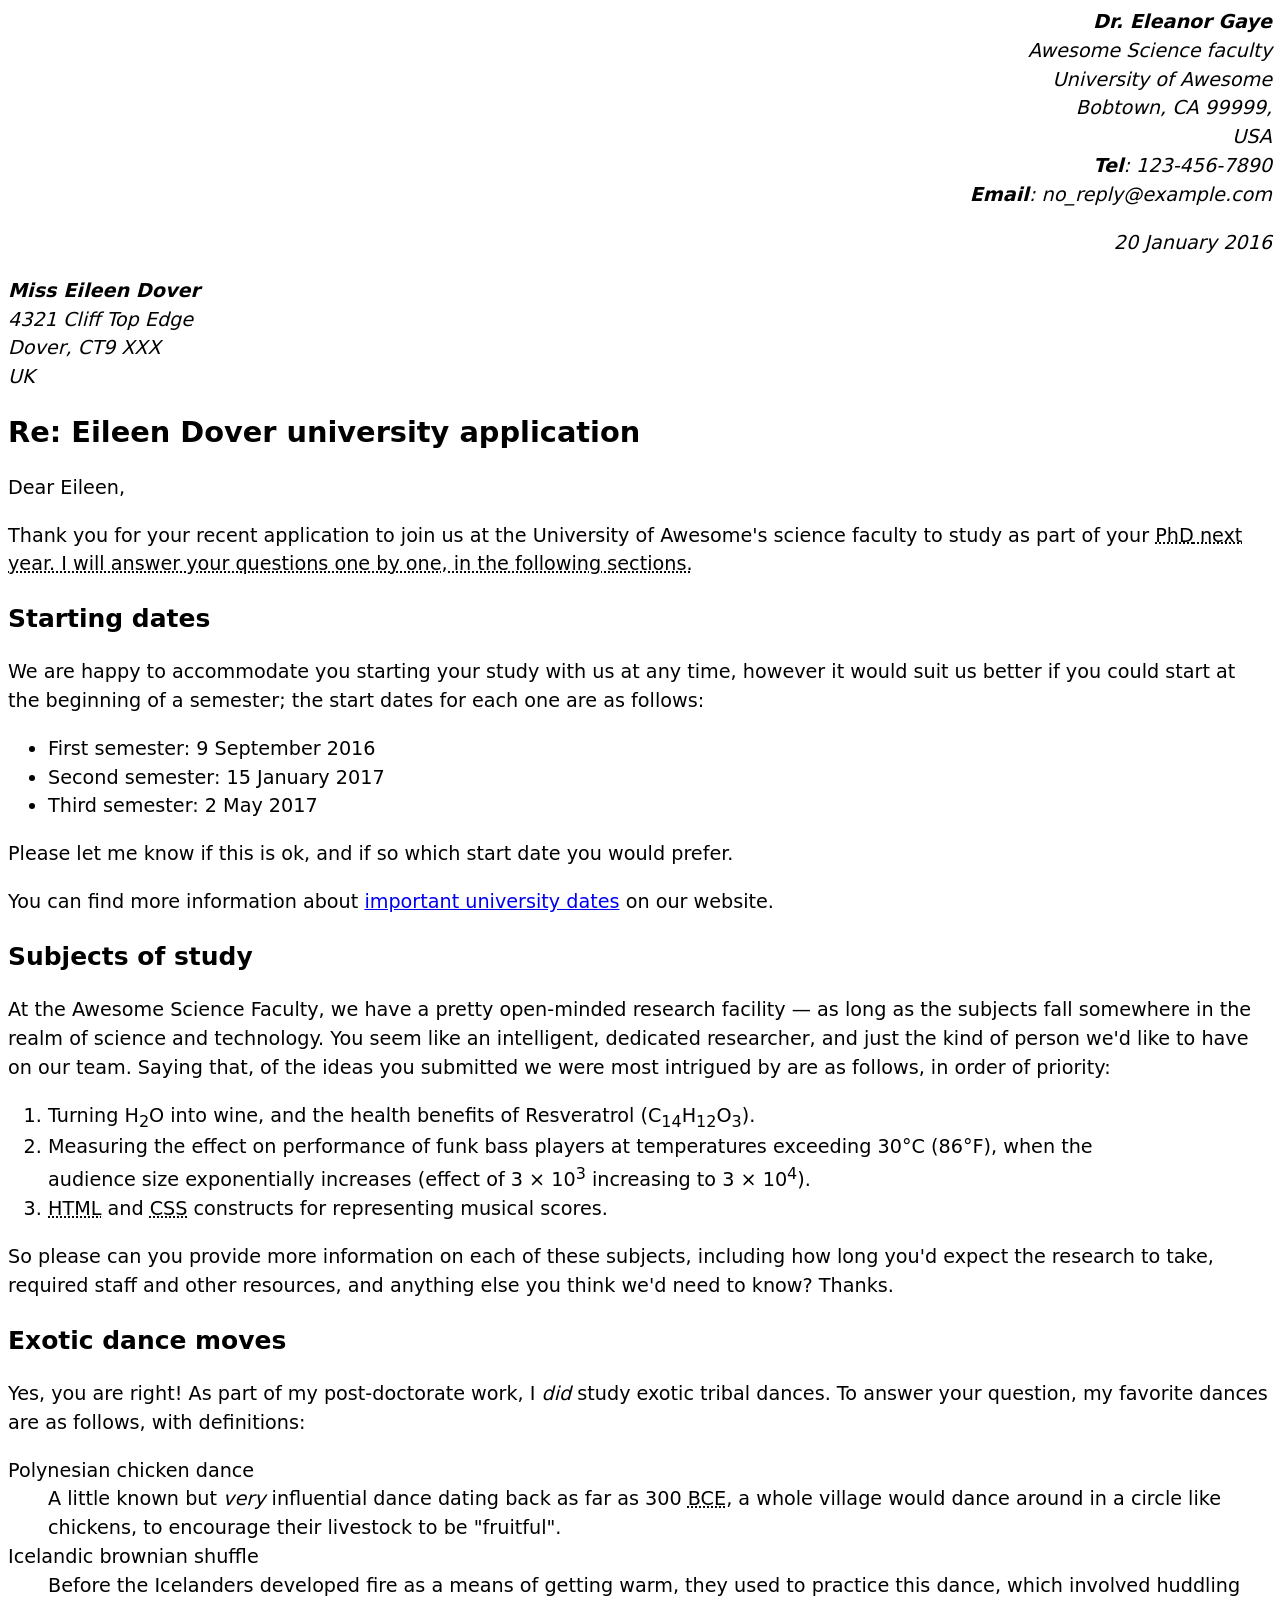
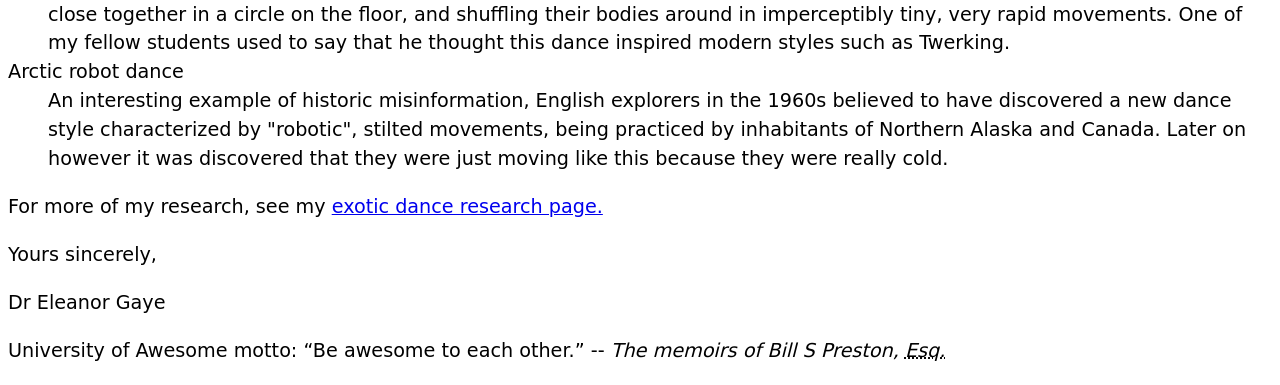
<file: ica/ica3.html>
<!DOCTYPE html>
<html lang="en">
<head>
    <meta charset="UTF-8">
    <meta name="viewport" content="width=device-width, initial-scale=1.0">
    <title>ICA3</title>
    <style>
        body {
            font: 1.2em / 1.5 system-ui;
        }

        .sender-column {
            text-align: right;
        }

        h1 {
            font-size: 1.5em;
        }

        h2 {
            font-size: 1.3em;
        }
    </style>
</head>
<body>
    <address class="sender-column">
        <strong>Dr. Eleanor Gaye</strong><br>
        Awesome Science faculty<br>
        University of Awesome<br>
        Bobtown, CA 99999,<br>
        USA<br>
        <strong>Tel</strong>: 123-456-7890<br>
        <strong>Email</strong>: no_reply@example.com<br>
        <p>
            <time datetime="2016-01-20">20 January 2016</time>
        </p>
    </address>
    <address>
        <strong>Miss Eileen Dover</strong><br>
        4321 Cliff Top Edge<br>
        Dover, CT9 XXX<br>
        UK
    </address>
    <h1>
        Re: Eileen Dover university application
    </h1>
    <p>
        Dear Eileen,
    </p>
    <p>
        Thank you for your recent application to join us at the University of
        Awesome's science faculty to study as part of your
        <abbr title="Doctor of Philosophy">PhD<abbr> next year. I will answer your
        questions one by one, in the following sections.
    </p>
    <h2>
        Starting dates
    </h2>
    <p>
        We are happy to accommodate you starting your study with us at any time,
        however it would suit us better if you could start at the beginning of a
        semester; the start dates for each one are as follows:
    </p>
    <ul>
        <li>First semester: <time datetime="2016-09-09">9 September 2016</time></li>
        <li>Second semester: <time datetime="2017-01-15">15 January 2017</time></li>
        <li>Third semester: <time datetime="2017-05-02">2 May 2017</time></li>
    </ul>
    <p>
        Please let me know if this is ok, and if so which start date you would prefer.
    </p>
    <p>
        You can find more information about <a href="https://example.com">important university dates</a> on our website.
    </p>
    <h2>
        Subjects of study
    </h2>
    <p>
        At the Awesome Science Faculty, we have a pretty open-minded research
        facility — as long as the subjects fall somewhere in the realm of science
        and technology. You seem like an intelligent, dedicated researcher, and
        just the kind of person we'd like to have on our team. Saying that, of the
        ideas you submitted we were most intrigued by are as follows, in order of
        priority:
    </p>
    <ol>
        <li>Turning H<sub>2</sub>O into wine, and the health benefits of Resveratrol (C<sub>14</sub>H<sub>12</sub>O<sub>3</sub>).</li>
        <li>Measuring the effect on performance of funk bass players at temperatures exceeding 30°C (86°F), when the<br>
            audience size exponentially increases (effect of 3 × 10<sup>3</sup> increasing to 3 × 10<sup>4</sup>).</li>
        <li><abbr title="Hypertext Markup Language">HTML</abbr> and <abbr title="Cascading Style Sheets">CSS</abbr> constructs for representing musical scores.
    </ol>
    <p>
        So please can you provide more information on each of these subjects,
        including how long you'd expect the research to take, required staff and
        other resources, and anything else you think we'd need to know? Thanks.
    </p>
    <h2>
    Exotic dance moves
    </h2>
    <p>
        Yes, you are right! As part of my post-doctorate work, I
        <em>did</em> study exotic tribal dances. To answer your question, my
        favorite dances are as follows, with definitions:
    </p>
    <dl>
        <dt>
            Polynesian chicken dance
        </dt>
        <dd>
            A little known but <em>very</em> influential dance dating back as far as
            300 <abbr title="Before Common Era">BCE</abbr>, a whole village would
            dance around in a circle like chickens, to encourage their livestock to
            be "fruitful".
        </dd>
        <dt>
            Icelandic brownian shuffle
        </dt>
        <dd>
            Before the Icelanders developed fire as a means of getting warm, they
            used to practice this dance, which involved huddling close together in a
            circle on the floor, and shuffling their bodies around in imperceptibly
            tiny, very rapid movements. One of my fellow students used to say that
            he thought this dance inspired modern styles such as Twerking.
        </dd>
        <dt>
            Arctic robot dance
        </dt>
        <dd>
            An interesting example of historic misinformation, English explorers in
            the 1960s believed to have discovered a new dance style characterized by
            "robotic", stilted movements, being practiced by inhabitants of Northern
            Alaska and Canada. Later on however it was discovered that they were
            just moving like this because they were really cold.
        </dd>
    </dl>
    <p>
        For more of my research, see my <a href="https://example.com">exotic dance research page.</a>
    </p>
    <p>Yours sincerely,</p>
    <p>Dr Eleanor Gaye</p>
    <p>
        University of Awesome motto: <q>Be awesome to each other.</q> --
        <cite>
            The memoirs of Bill S Preston, <abbr title="Esquire">Esq.</abbr>
        </cite>
    </p>
</body>
</html>
</file>
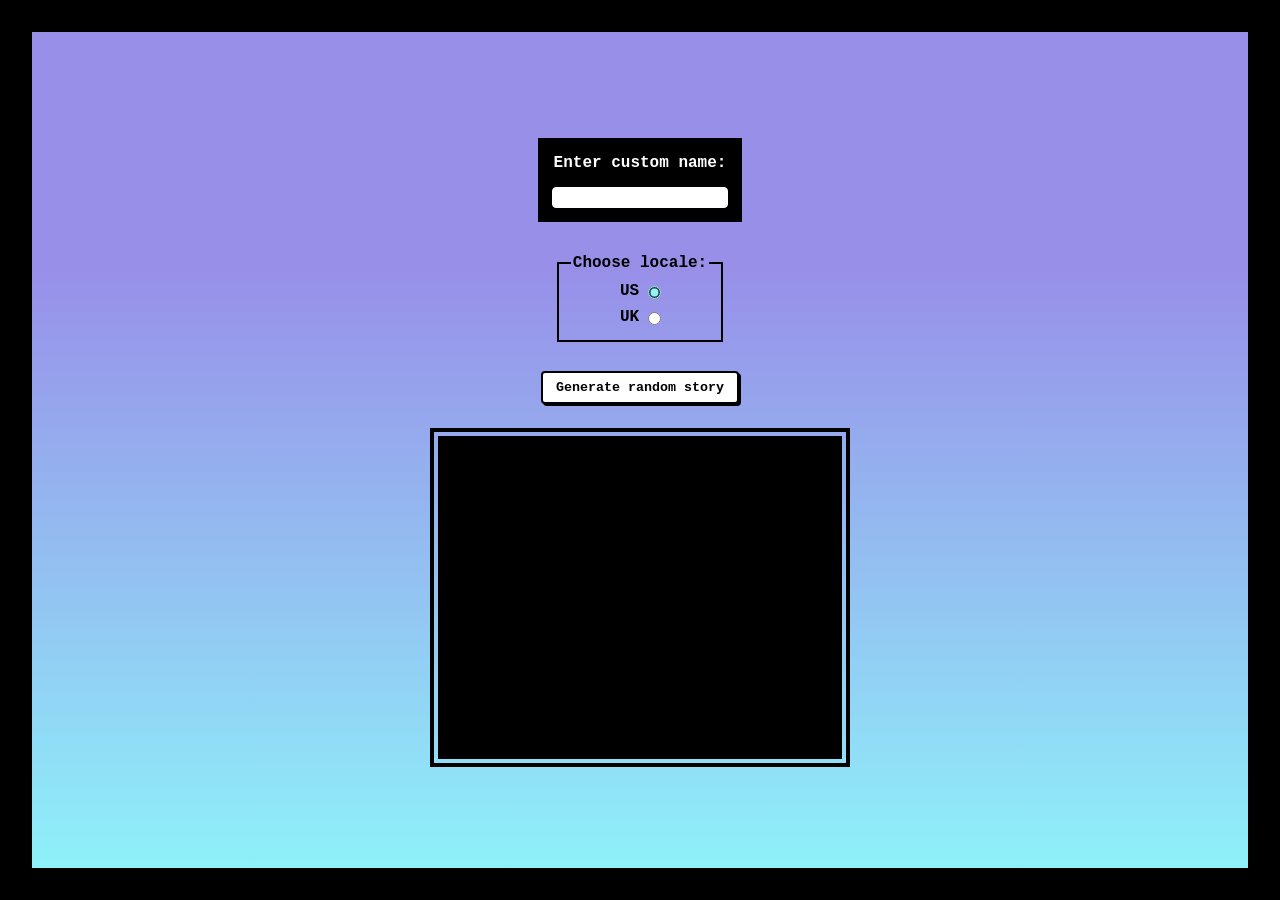
<file: ica/ica11/ica11.html>
<!DOCTYPE html>
<html lang="en">
<head>
    <meta charset="UTF-8">
    <meta name="viewport" content="width=device-width, initial-scale=1.0">
    <title>ICA11: A Silly Story</title>
    <link href="ica11.css" rel="stylesheet">
</head>
<body>
    
    <div>
        <label for="custom-name">Enter custom name:</label>
        <input id="custom-name" type="text" placeholder="" />
    </div>

    <fieldset>
        <legend>Choose locale:</legend>
        
        <label for="us">US</label>
        <input id="us" type="radio" name="uk-us" value="us" checked />
        
        <label for="uk">UK</label>
        <input id="uk" type="radio" name="uk-us" value="uk" />
    </fieldset>
    
    <button class="generate">Generate random story</button>
    
    <p class="story"></p>

    <!-- Thanks a lot to Willy Aguirre for his help with the code for this assessment -->
    <script>
        // Complete variable definitions and random functions

        const customName = document.getElementById("custom-name");
        const generateBtn = document.querySelector(".generate");
        const story = document.querySelector(".story");

        function randomValueFromArray(array) {
            const random = Math.floor(Math.random() * array.length);
            return array[random];
        }

        // Raw text strings
        
        let characters = [
            "Gobblegor the Grand",
            "Tim Ol' Timmy Tim",
            ":3",
            "Illaoi",
            "Doctor Ludvig Maxis",
            "Yharon",
        ]

        let places = [
            "the Below Place",
            "the Crazy Place",
            "The House",
            "the Glowing Mushroom Forest",
            "the Dwellers' Dwelling",
            "Springfield",
        ]
        
        let events = [
            "imploded and became a tiny black hole that then went on to destroy the multiverse",
            "were absorbed by The Summoning Key",
            "got turned their clothes inside out",
            "witnessed horrors within their comprehension",
            "witnessed their comprehension horrors outside",
            "turned into moss",
        ]

        // Partial return random string function

        function returnRandomStoryString() {
            const randomCharacter = randomValueFromArray(characters);
            const randomPlace = randomValueFromArray(places);
            const randomEvent = randomValueFromArray(events);

            let storyText= 
            `It was 121 degrees Fahrenheit outside, so ${randomCharacter} decided to stay in for the day. 
            They wander their house for a bit, then went into the basement for a snack, only to find a portal to ${randomPlace}, they stared in horror for a few moments before walking through.
            What else were they gonna do today? After exploring ${randomPlace} for a bit, they saw some creepy dude, and suddenly they ${randomEvent}. 
            Bob was irrelevent to ${randomCharacter}'s story, but happened to live about 3 blocks from their house.`;

            return storyText;
        }

        // Event listener and partial generate function definition

        generateBtn.addEventListener("click", generateStory);

        function generateStory() {

            let newStory = returnRandomStoryString();

            if (customName.value !== "") {
                const name = customName.value;
                newStory = newStory.replace("Bob", name);
            }

            if (document.getElementById("uk").checked) {
                const weight = Math.round(300/14) + " stone";
                newStory = newStory.replace("300 pounds", weight);
                const temperature = Math.round((121-32)/1.8) + " degrees Celsius";
                newStory = newStory.replace("121 degrees Fahrenheit", temperature);
            }
            
            story.textContent = newStory;
            story.style.visibility = "visible";
        }
    </script>
</body>
</html>
</file>
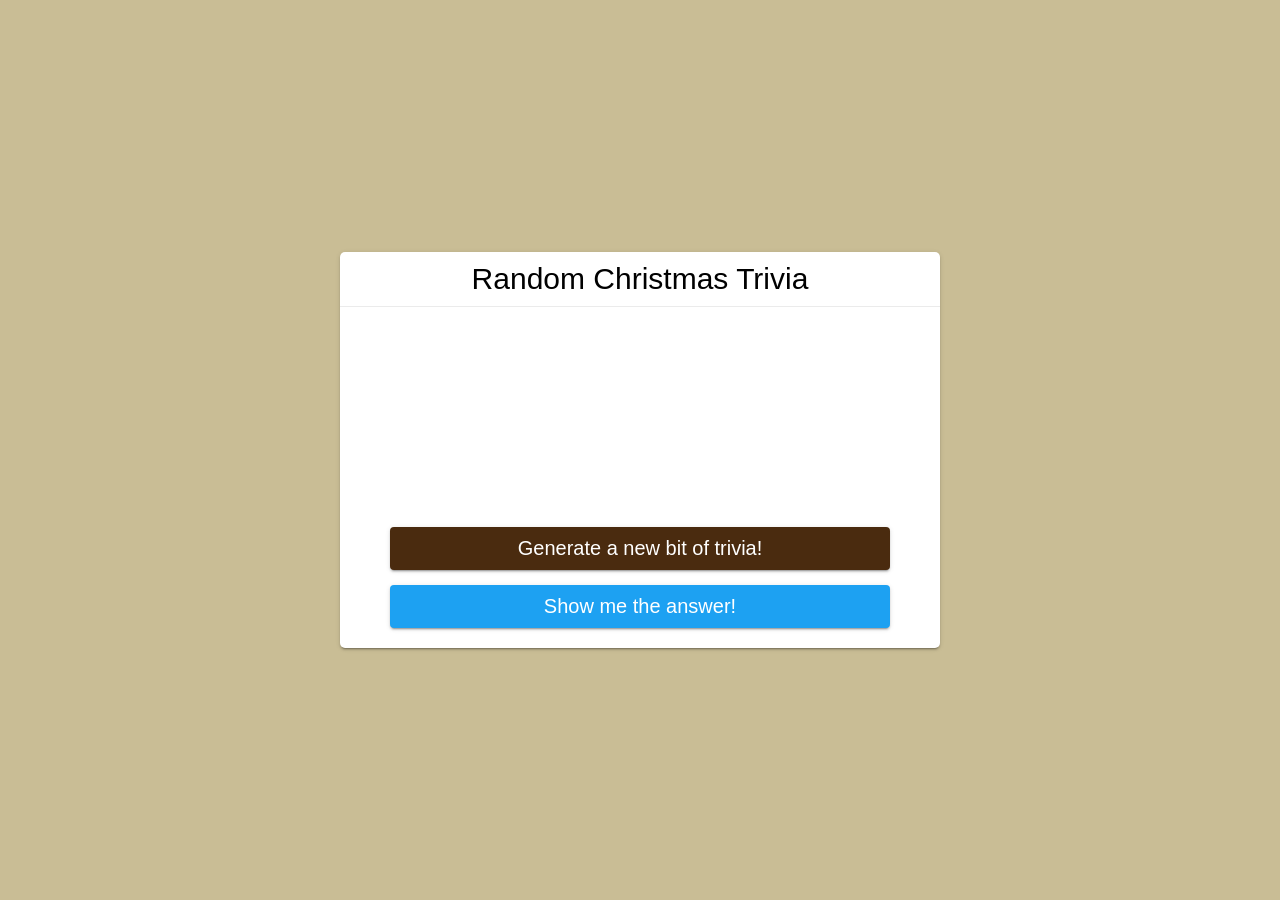
<file: ica/ica12/ica12.html>
<!DOCTYPE html>
<html lang="en">
<head>
    <meta charset="UTF-8">
    <meta http-equiv="X-UA-Compatible" content="IE=edge">
    <meta name="viewport" content="width=device-width, initial-scale=1.0">
    <title>ICA12</title>
    
    <link href="ica12.css" rel="stylesheet">
</head>
<body>
    <div class="app">
        <header>Random Christmas Trivia</header>
        <section class="quotes">
          <div class="quote-text" id="js-quote-text"></div>
          <div class="quote-text" id="js-answer-text"></div>
        </section>
        <section class="controls" >
          <button type="button" id="js-new-quote" class="new-quote button">
            Generate a new bit of trivia!
          </button>
          <button type="button" id="js-tweet" class="twitter button">
            Show me the answer!
          </button>
          <!-- <a class="answer button" id="js-tweet" target="_blank" rel="noreferrer">Show me the answer!</a> -->
        </section>
      </div>
      <script src="ica12.js"></script>
</body>
</html>
</file>
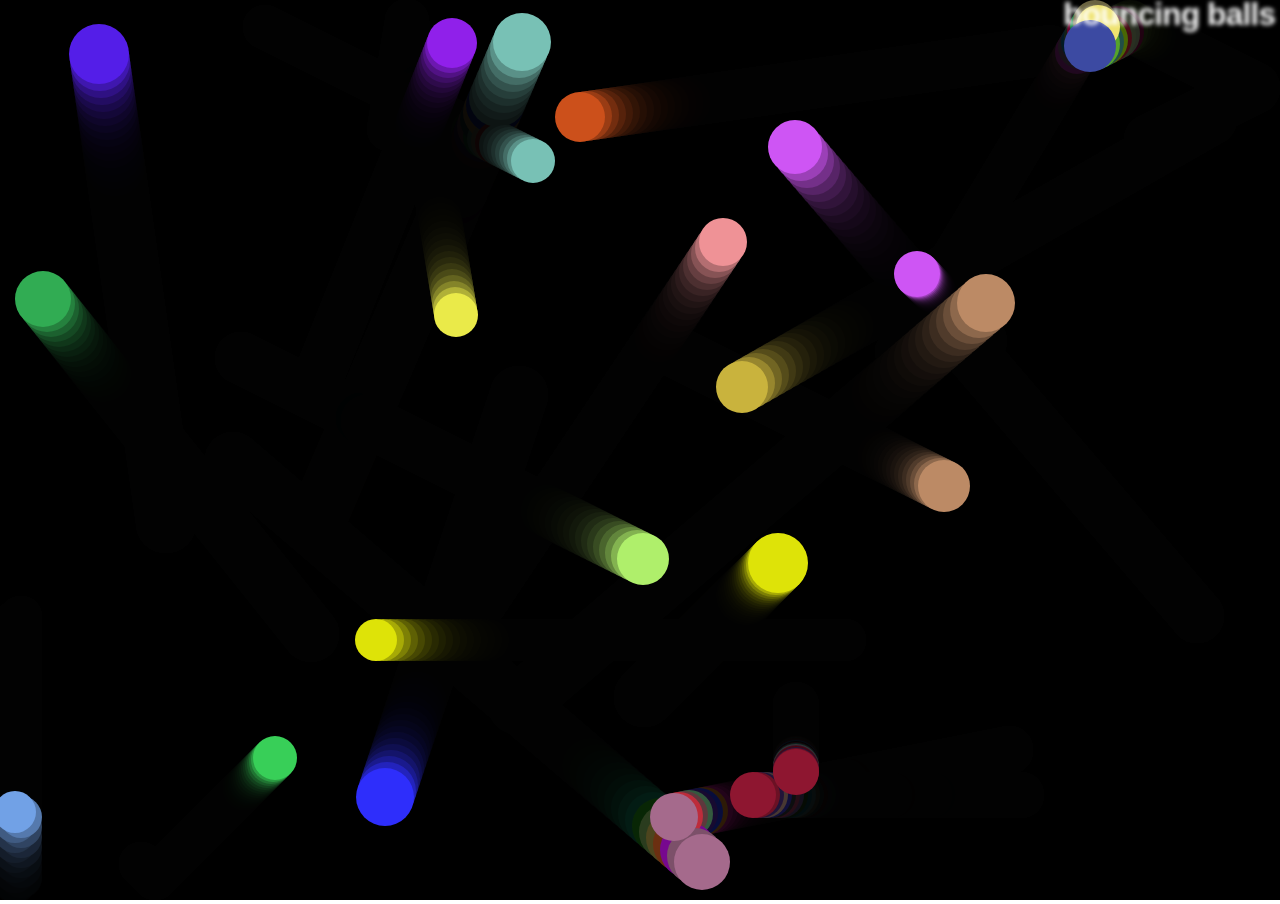
<file: ica/ica13/ica13.html>
<!DOCTYPE html>
<html lang="en-US">
  <head>
    <meta charset="utf-8">
    <meta name="viewport" content="width=device-width">
    <title>ICA13 | Bouncing balls</title>
    <link href="ica13.css" rel="stylesheet">
  </head>

  <body>
    <h1>bouncing balls</h1>
    <canvas></canvas>

    <script src="ica13.js"></script>
  </body>
</html>
</file>
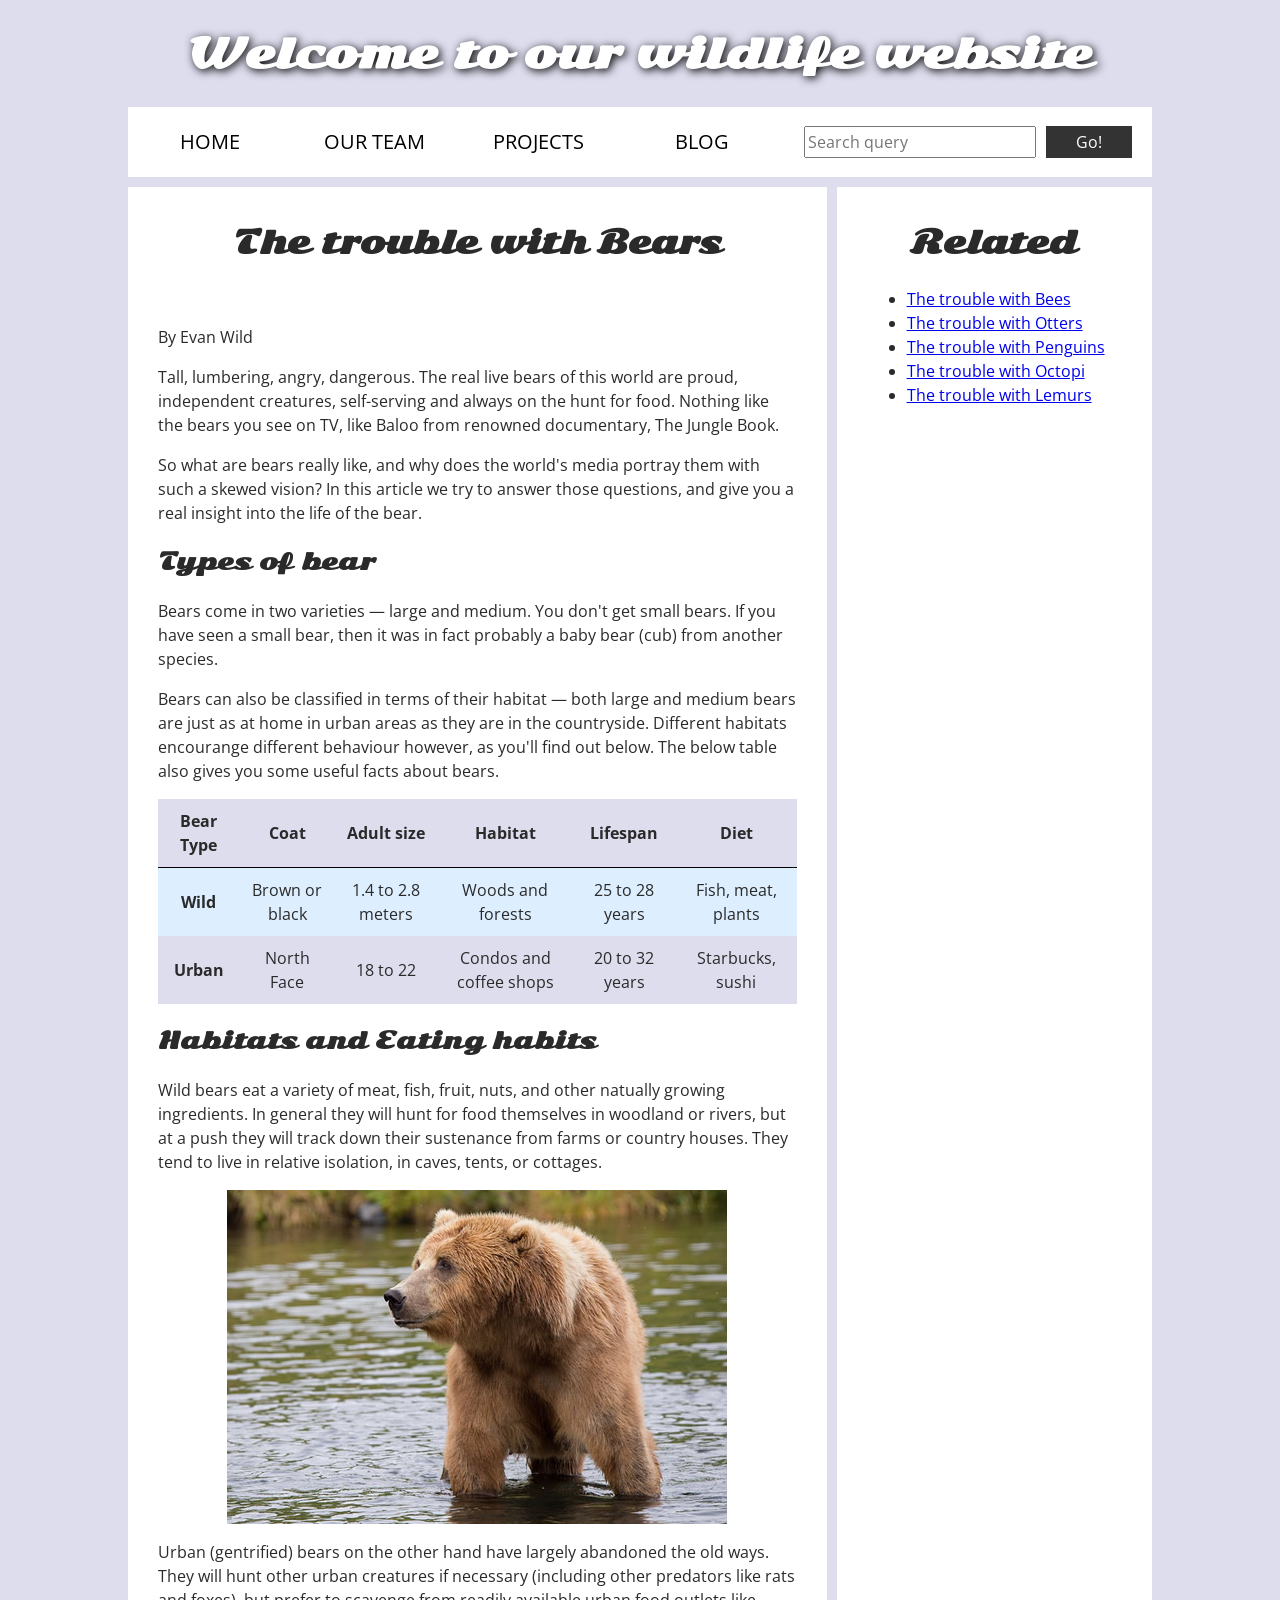
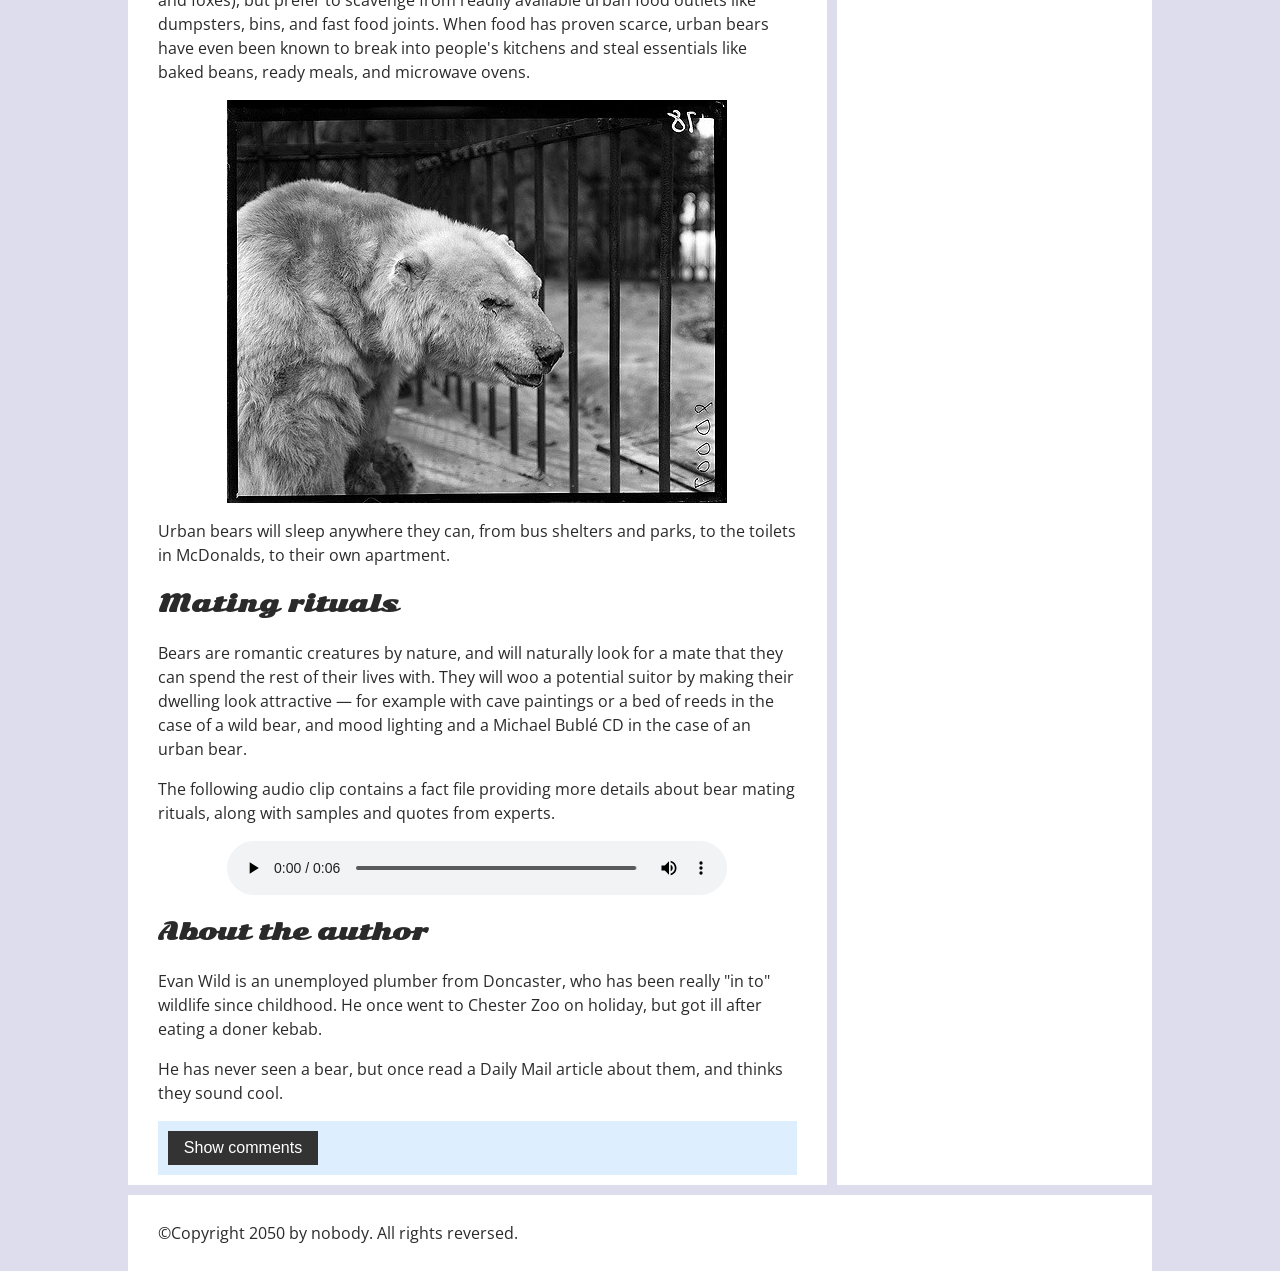
<file: ica/ica5/ica5.html>
<!DOCTYPE html>
<html>
  <head>
    <meta charset="utf-8">

    <title>Accessibility assessment</title>
    <link href="https://fonts.googleapis.com/css?family=Open+Sans+Condensed:300|Sonsie+One" rel="stylesheet" type="text/css">
    <link rel="stylesheet" href="ica5.css">

    <!-- the below three lines are a fix to get HTML5 semantic elements working in old versions of Internet Explorer-->
    <!--[if lt IE 9]>
      <script src="http://html5shiv.googlecode.com/svn/trunk/html5.js"></script>
    <![endif]-->
  </head>

  <body>
    <header>
      <h1>Welcome to our wildlife website</h1>
    </header>

    <nav>
      <ul>
        <li><a href="#">Home</a></li>
        <li><a href="#">Our team</a></li>
        <li><a href="#">Projects</a></li>
        <li><a href="#">Blog</a></li>
      </ul>

      <form class="search">
        <input type="search" name="q" placeholder="Search query" aria-label="Search Bar">
        <input type="submit" value="Go!">
      </form>
    </nav>

    <main>
      <article>
        <h2>The trouble with Bears</h2>
        <br><br>
        <p>By Evan Wild</p>
        <p>
          Tall, lumbering, angry, dangerous. 
          The real live bears of this world are proud, independent creatures, self-serving and always on the hunt for food. 
          Nothing like the bears you see on TV, like Baloo from renowned documentary, The Jungle Book.
        </p>
        <p>
          So what are bears really like, and why does the world's media portray them with such a skewed vision? 
          In this article we try to answer those questions, and give you a real insight into the life of the bear.
        </p>

        <h3>Types of bear</h3>
        <p>
          Bears come in two varieties — large and medium. You don't get small bears. If you have seen a small bear, then it was in fact probably a baby bear (cub) from another species.
        </p>
        <p>
          Bears can also be classified in terms of their habitat — both large and medium bears are just as at home in urban areas as they are in the countryside. Different habitats encourange different behaviour however, as you'll find out below. The below table also gives you some useful facts about bears.
        </p>
        <table>
          <thead>
            <tr>
              <th scope="col">Bear Type</th>
              <th scope="col">Coat</th>
              <th scope="col">Adult size</th>
              <th scope="col">Habitat</th>
              <th scope="col">Lifespan</th>
              <th scope="col">Diet</th>
            </tr>
          </thead>
          <tbody>
            <tr>
              <th scope="row">Wild</th>
              <td>Brown or black</td>
              <td>1.4 to 2.8 meters</td>
              <td>Woods and forests</td>
              <td>25 to 28 years</td>
              <td>Fish, meat, plants</td>
            </tr>
            <tr>
              <th scope="row">Urban</th>
              <td>North Face</td>
              <td>18 to 22</td>
              <td>Condos and coffee shops</td>
              <td>20 to 32 years</td>
              <td>Starbucks, sushi</td>
            </tr>
          </tbody>
        </table>

        <h3>Habitats and Eating habits</h3>
        <p>
        Wild bears eat a variety of meat, fish, fruit, nuts, and other natually growing ingredients. In general they will hunt for food themselves in woodland or rivers, but at a push they will track down their sustenance from farms or country houses. They tend to live in relative isolation, in caves, tents, or cottages.
        </p>
        <img src="media/wild-bear.jpg" alt="Wild Brown Bear standing in river">
        <p>
        Urban (gentrified) bears on the other hand have largely abandoned the old ways. They will hunt other urban creatures if necessary (including other predators like rats and foxes), but prefer to scavenge from readily available urban food outlets like dumpsters, bins, and fast food joints. When food has proven scarce, urban bears have even been known to break into people's kitchens and steal essentials like baked beans, ready meals, and microwave ovens.
        </p>
        <img src="media/urban-bear.jpg" alt="Black and White photo of caged Bear">
        <p>
        Urban bears will sleep anywhere they can, from bus shelters and parks, to the toilets in McDonalds, to their own apartment.
        </p>
        <h3>Mating rituals</h3>
        <p>
        Bears are romantic creatures by nature, and will naturally look for a mate that they can spend the rest of their lives with. They will woo a potential suitor by making their dwelling look attractive — for example with cave paintings or a bed of reeds in the case of a wild bear, and mood lighting and a Michael Bublé CD in the case of an urban bear.
        </p>
        <p>
        The following audio clip contains a fact file providing more details about bear mating rituals, along with samples and quotes from experts.
        </p>
        <audio controls>
          <source src="media/bear.mp3" type="audio/mp3">
          <source src="media/bear.ogg" type="audio/ogg">
          <p>It looks like your browser doesn't support HTML5 audio players.</p>
        </audio>

        <aside>
          <h3>About the author</h3>
          <p>
            Evan Wild is an unemployed plumber from Doncaster, who has been really "in to" wildlife since childhood. He once went to Chester Zoo on holiday, but got ill after eating a doner kebab.
          </p>
          <p>
            He has never seen a bear, but once read a Daily Mail article about them, and thinks they sound cool.
          </p>
        </aside>
        <section class="comments">
          <button class="show-hide">Show comments</button>

          <div class="comment-wrapper">

            <h2>Add comment</h2>

            <form class="comment-form">
              <div class="flex-pair">
                <label for="name">Your name:</label>
                <input type="text" name="name" id="name" placeholder="Enter your name">
              </div>
              <div class="flex-pair">
                <label for="comment">Your comment:</label>
                <input type="text" name="comment" id="comment" placeholder="Enter your comment">
              </div>
              <div>
                <input type="submit" value="Submit comment">
              </div>
            </form>

            <h2>Comments</h2>

            <ul class="comment-container">
              <li>
                <p>Bob Fossil</p>
                <p>Oh I am so glad you taught me all about the big brown angry guys in the woods. With their sniffing little noses and their bad attitudes, they can sure be a menace — I was thinking of putting them all in a truck and driving them outta here. I run a zoo, you know.</p>
              </li>
            </ul>
          </div>
        </section>
      </article>

      <div class="secondary">
        <h2>Related</h2>

        <ul>
          <li><a href="#">The trouble with Bees</a></li>
          <li><a href="#">The trouble with Otters</a></li>
          <li><a href="#">The trouble with Penguins</a></li>
          <li><a href="#">The trouble with Octopi</a></li>
          <li><a href="#">The trouble with Lemurs</a></li>
        </ul>
      </div>
    </main>

    <footer>
      <p>©Copyright 2050 by nobody. All rights reversed.</p>
    </footer>

    <script src="main.js"></script>

  </body>
</html>
</file>
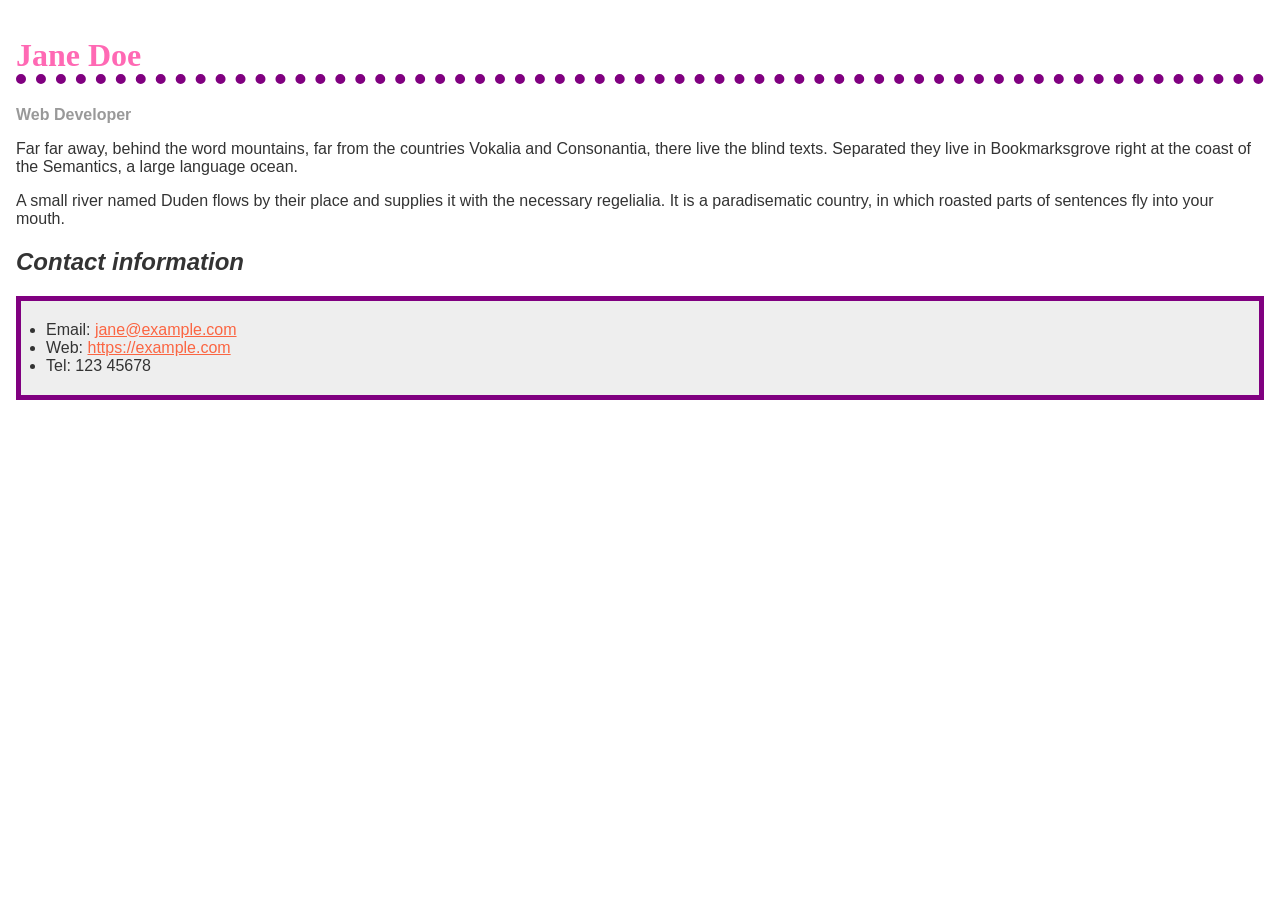
<file: ica/ica7/ica7.html>
<!doctype html>
<html lang="en">
  <head>
    <meta charset="utf-8" />
    <meta name="viewport" content="width=device-width" />
    <title>Formatting a biography</title>
    <link href="ica7.css" rel="stylesheet">
  </head>
  <body>
    <h1>Jane Doe</h1>
    <div class="job-title">Web Developer</div>
    <p>
      Far far away, behind the word mountains, far from the countries Vokalia
      and Consonantia, there live the blind texts. Separated they live in
      Bookmarksgrove right at the coast of the Semantics, a large language
      ocean.
    </p>

    <p>
      A small river named Duden flows by their place and supplies it with the
      necessary regelialia. It is a paradisematic country, in which roasted
      parts of sentences fly into your mouth.
    </p>

    <h2>Contact information</h2>
    <ul>
      <li>
        Email:
        <a href="mailto:jane@example.com">jane@example.com</a>
      </li>
      <li>
        Web:
        <a href="https://example.com">https://example.com</a>
      </li>
      <li>Tel: 123 45678</li>
    </ul>
  </body>
</html>
</file>
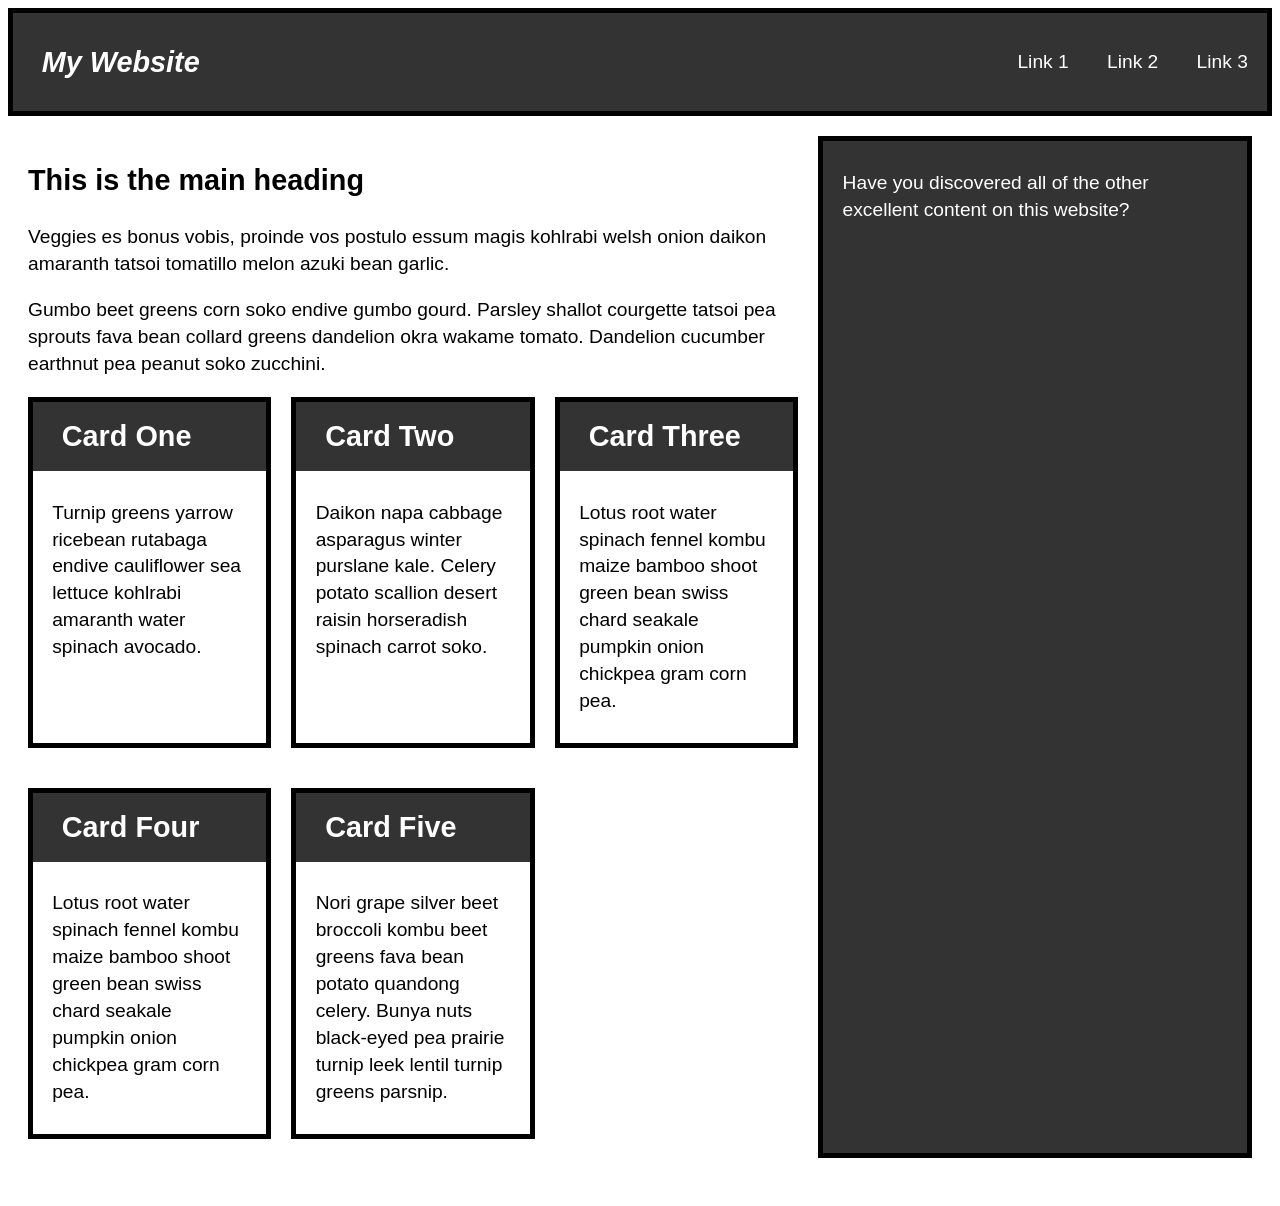
<file: ica/ica8/responsive.html>
<!doctype html>
<html lang="en">
  <head>
    <meta charset="utf-8" />
    <meta name="viewport" content="width=device-width" />
    <title>ICA8 | Responsive Design Test</title>
    <style>
      * {
        box-sizing: border-box;
      }

      html {
        font:
          1.2em/1.4 Arial,
          Helvetica,
          sans-serif;
      }

      body {
        padding: 0 0 1em;
      }

      header {
        background-color: #333;
        color: #fff;
        border: 5px solid #000;
      }

      header ul {
        list-style: none;
        margin: 0;
        padding: 0;
      }

      header a {
        color: #fff;
        text-decoration: none;
        display: block;
        padding: 0.5em 1em;
        border-top: 1px solid #999;
      }

      header .title {
        font-size: 150%;
        font-style: italic;
        font-weight: bold;
        padding: 1em;
      }

      main {
        padding: 0 1em;
      }

      .cards {
        list-style: none;
        margin: 0;
        padding: 0;
      }

      .cards li {
        border: 5px solid #000;
        margin-bottom: 1em;
      }

      .cards h2 {
        background-color: #333;
        color: #fff;
        margin: 0;
        padding: 0.5em 1em;
      }

      .cards .inner {
        padding: 0.5em 1em;
      }

      .sidebar {
        background-color: #333;
        border: 5px solid #000;
        padding: 0.5em 1em;
        color: #fff;
      }

      @media screen and (min-width: 600px){
        header {
            display: flex;
            justify-content: space-between;
        }
        header nav {
            align-content: center;
        }
        header ul {
            display: flex;
        }
        header a { 
            border-top: none;
        }
        main {
            padding: 20px;
            display: flex;
            gap: 20px;
        }
        article {
            flex: 2;
        }
        .sidebar {
            flex: 1;
        }
        .cards {
            display: grid;
            grid-template-columns: 1fr 1fr 1fr;
            gap: 20px;
        }
      }
    </style>
  </head>

  <body>
    <header>
      <div class="title">My Website</div>
      <nav>
        <ul>
          <li>
            <a href="">Link 1</a>
          </li>
          <li>
            <a href="">Link 2</a>
          </li>
          <li>
            <a href="">Link 3</a>
          </li>
        </ul>
      </nav>
    </header>

    <main>
      <article>
        <h1>This is the main heading</h1>
        <p>
          Veggies es bonus vobis, proinde vos postulo essum magis kohlrabi welsh
          onion daikon amaranth tatsoi tomatillo melon azuki bean garlic.
        </p>

        <p>
          Gumbo beet greens corn soko endive gumbo gourd. Parsley shallot
          courgette tatsoi pea sprouts fava bean collard greens dandelion okra
          wakame tomato. Dandelion cucumber earthnut pea peanut soko zucchini.
        </p>

        <ul class="cards">
          <li>
            <h2>Card One</h2>
            <div class="inner">
              <p>
                Turnip greens yarrow ricebean rutabaga endive cauliflower sea
                lettuce kohlrabi amaranth water spinach avocado.
              </p>
            </div>
          </li>
          <li>
            <h2>Card Two</h2>
            <div class="inner">
              <p>
                Daikon napa cabbage asparagus winter purslane kale. Celery
                potato scallion desert raisin horseradish spinach carrot soko.
              </p>
            </div>
          </li>
          <li>
            <h2>Card Three</h2>
            <div class="inner">
              <p>
                Lotus root water spinach fennel kombu maize bamboo shoot green
                bean swiss chard seakale pumpkin onion chickpea gram corn pea.
              </p>
            </div>
          </li>
          <li>
            <h2>Card Four</h2>
            <div class="inner">
              <p>
                Lotus root water spinach fennel kombu maize bamboo shoot green
                bean swiss chard seakale pumpkin onion chickpea gram corn pea.
              </p>
            </div>
          </li>
          <li>
            <h2>Card Five</h2>
            <div class="inner">
              <p>
                Nori grape silver beet broccoli kombu beet greens fava bean
                potato quandong celery. Bunya nuts black-eyed pea prairie turnip
                leek lentil turnip greens parsnip.
              </p>
            </div>
          </li>
        </ul>
      </article>
      <aside class="sidebar">
        <p>
          Have you discovered all of the other excellent content on this
          website?
        </p>
      </aside>
    </main>
  </body>
</html>
</file>
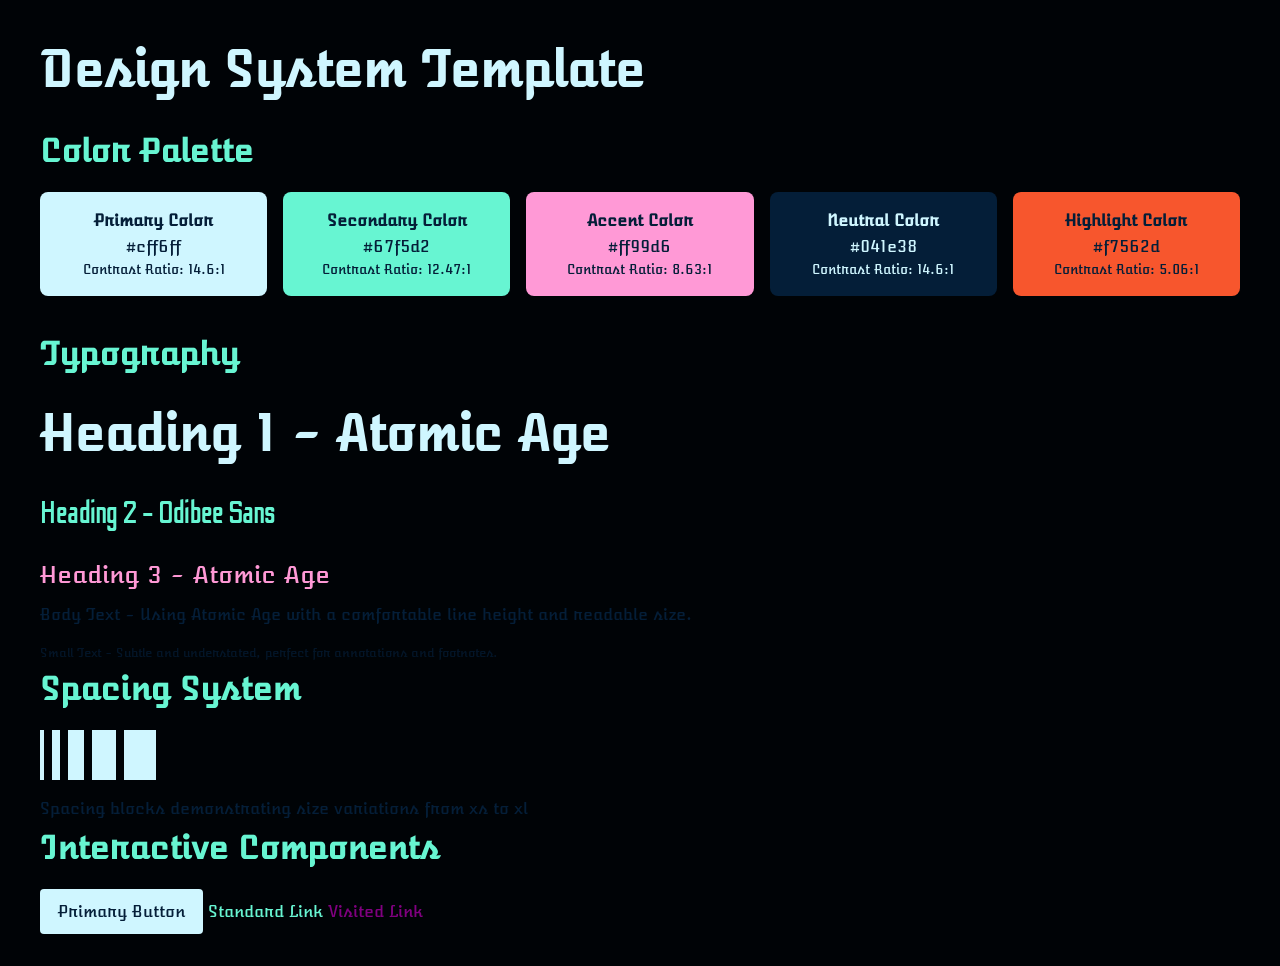
<file: wa/wa14/wa14.html>
<!DOCTYPE html>
<html lang="en">
<head>
    <meta charset="UTF-8">
    <meta name="viewport" content="width=device-width, initial-scale=1.0">
    <title>Design System Template</title>
    <style>
        @import url('https://fonts.googleapis.com/css2?family=Atomic+Age&family=Odibee+Sans&display=swap');
        /* CSS Reset and Base Styles */
        :root {
            /* Color Palette - 5 Core Colors */
            --color-primary: #cff6ff;     /* Pale Sky - Main Brand Color */
            --color-secondary: #67f5d2;   /* Seafoam - Complementary Action Color */
            --color-accent: #ff99d6;      /* Blush - Highlight */
            --color-neutral: #041e38;     /* Deep Navy - Neutral Text and Background */
            --color-highlight: #f7562d;   /* Bold Red Orange - Accent / Attention Color */
            
            /* Derived Colors for Flexibility */
            --color-background: color-mix(in srgb, var(--color-neutral) 10%, black);
            --color-text-dark: var(--color-neutral);
            --color-text-light: var(--color-primary);

            /* Typography */
            --font-primary: 'Atomic Age', sans-serif;
            --font-secondary: 'Odibee Sans', monospace;

            /* Spacing System */
            --spacing-xs: 0.25rem;
            --spacing-sm: 0.5rem;
            --spacing-md: 1rem;
            --spacing-lg: 1.5rem;
            --spacing-xl: 2rem;

            /* Border Radius */
            --radius-sm: 4px;
            --radius-md: 8px;
            --radius-lg: 12px;
        }

        * {
            margin: 0;
            padding: 0;
            box-sizing: border-box;
        }

        body {
            font-family: var(--font-primary);
            line-height: 1.6;
            background-color: var(--color-background);
            color: var(--color-text-dark);
            padding: var(--spacing-xl);
        }

        .container {
            max-width: 1200px;
            margin: 0 auto;
        }

        /* Typography Styles */
        h1 {
            font-size: 3rem;
            font-weight: 700;
            margin-bottom: var(--spacing-md);
            color: var(--color-primary);
        }

        h2 {
            font-size: 2rem;
            font-weight: 600;
            margin-bottom: var(--spacing-md);
            color: var(--color-secondary);
        }

        h3 {
            font-size: 1.5rem;
            font-weight: 500;
            margin-bottom: var(--spacing-sm);
            color: var(--color-accent);
        }

        .body-text {
            font-size: 1rem;
            margin-bottom: var(--spacing-md);
        }

        .small-text {
            font-size: 0.75rem;
            color: color-mix(in srgb, var(--color-text-dark) 70%, transparent);
        }

        /* Color Palette Section */
        .color-palette {
            display: grid;
            grid-template-columns: repeat(auto-fit, minmax(200px, 1fr));
            gap: var(--spacing-md);
            margin-bottom: var(--spacing-xl);
        }

        .color-swatch {
            padding: var(--spacing-md);
            border-radius: var(--radius-md);
            display: flex;
            flex-direction: column;
            align-items: center;
            justify-content: center;
            text-align: center;
        }

        /* Component Styles */
        .button {
            display: inline-block;
            padding: var(--spacing-sm) var(--spacing-md);
            background-color: var(--color-primary);
            color: var(--color-text-dark);
            text-decoration: none;
            border-radius: var(--radius-sm);
            transition: background-color 0.3s ease, transform 0.2s;
            border: 2px solid transparent;
        }

        .button:hover {
            background-color: var(--color-secondary);
            border-color: var(--color-highlight);
            transform: scale(1.05);
        }

        .button:active {
            transform: scale(0.95);
            background-color: var(--color-secondary);
        }

        .link {
            color: var(--color-secondary);
            text-decoration: none;
            transition: color 0.3s ease, text-decoration-color 0.3s;
        }

        .link:hover {
            color: var(--color-highlight);
            text-decoration: underline;
            text-decoration-color: var(--color-highlight);
        }

        .link:visited {
            color: var(--color-neutral);
        }

        .link:visited:hover {
            color: var(--color-highlight);
        }

        /* Spacing Demonstration */
        .spacing-demo {
            display: flex;
            align-items: center;
            gap: var(--spacing-sm);
            margin-bottom: var(--spacing-md);
        }

        .spacing-block {
            background-color: var(--color-primary);
            height: 50px;
        }
    </style>
    <link href="https://fonts.googleapis.com/css2?family=Space+Grotesk:wght@400;500;600;700&family=Roboto+Mono:wght@400;500&display=swap" rel="stylesheet">
</head>
<body>
    <div class="container">
        <h1>Design System Template</h1>

        <section>
            <h2>Color Palette</h2>
            <div class="color-palette">
                <div class="color-swatch" style="background-color: var(--color-primary); color: var(--color-text-dark);">
                    <strong>Primary Color</strong>
                    <p>#cff6ff</p>
                    <small>Contrast Ratio: 14.6:1</small>
                </div>
                <div class="color-swatch" style="background-color: var(--color-secondary); color: var(--color-text-dark);">
                    <strong>Secondary Color</strong>
                    <p>#67f5d2</p>
                    <small>Contrast Ratio: 12.47:1</small>
                </div>
                <div class="color-swatch" style="background-color: var(--color-accent); color: var(--color-text-dark);">
                    <strong>Accent Color</strong>
                    <p>#ff99d6</p>
                    <small>Contrast Ratio: 8.63:1</small>
                </div>
                <div class="color-swatch" style="background-color: var(--color-neutral); color: var(--color-text-light);">
                    <strong>Neutral Color</strong>
                    <p>#041e38</p>
                    <small>Contrast Ratio: 14.6:1</small>
                </div>
                <div class="color-swatch" style="background-color: var(--color-highlight); color: var(--color-text-dark);">
                    <strong>Highlight Color</strong>
                    <p>#f7562d</p>
                    <small>Contrast Ratio: 5.06:1</small>
                </div>
            </div>
        </section>

        <section>
            <h2>Typography</h2>
            <h1>Heading 1 - Atomic Age</h1>
            <h2 style="font-family: Odibee Sans; font-weight: 100;";>Heading 2 - Odibee Sans</h2>
            <h3>Heading 3 - Atomic Age</h3>
            <p class="body-text">Body Text - Using Atomic Age with a comfortable line height and readable size.</p>
            <p class="small-text">Small Text - Subtle and understated, perfect for annotations and footnotes.</p>
        </section>

        <section>
            <h2>Spacing System</h2>
            <div class="spacing-demo">
                <div class="spacing-block" style="width: var(--spacing-xs)"></div>
                <div class="spacing-block" style="width: var(--spacing-sm)"></div>
                <div class="spacing-block" style="width: var(--spacing-md)"></div>
                <div class="spacing-block" style="width: var(--spacing-lg)"></div>
                <div class="spacing-block" style="width: var(--spacing-xl)"></div>
            </div>
            <p>Spacing blocks demonstrating size variations from xs to xl</p>
        </section>

        <section>
            <h2>Interactive Components</h2>
            <a href="#" class="button">Primary Button</a>
            <a href="#" class="link">Standard Link</a>
            <a href="#" class="link" style="color: purple;">Visited Link</a>
        </section>
    </div>
</body>
</html>
</file>
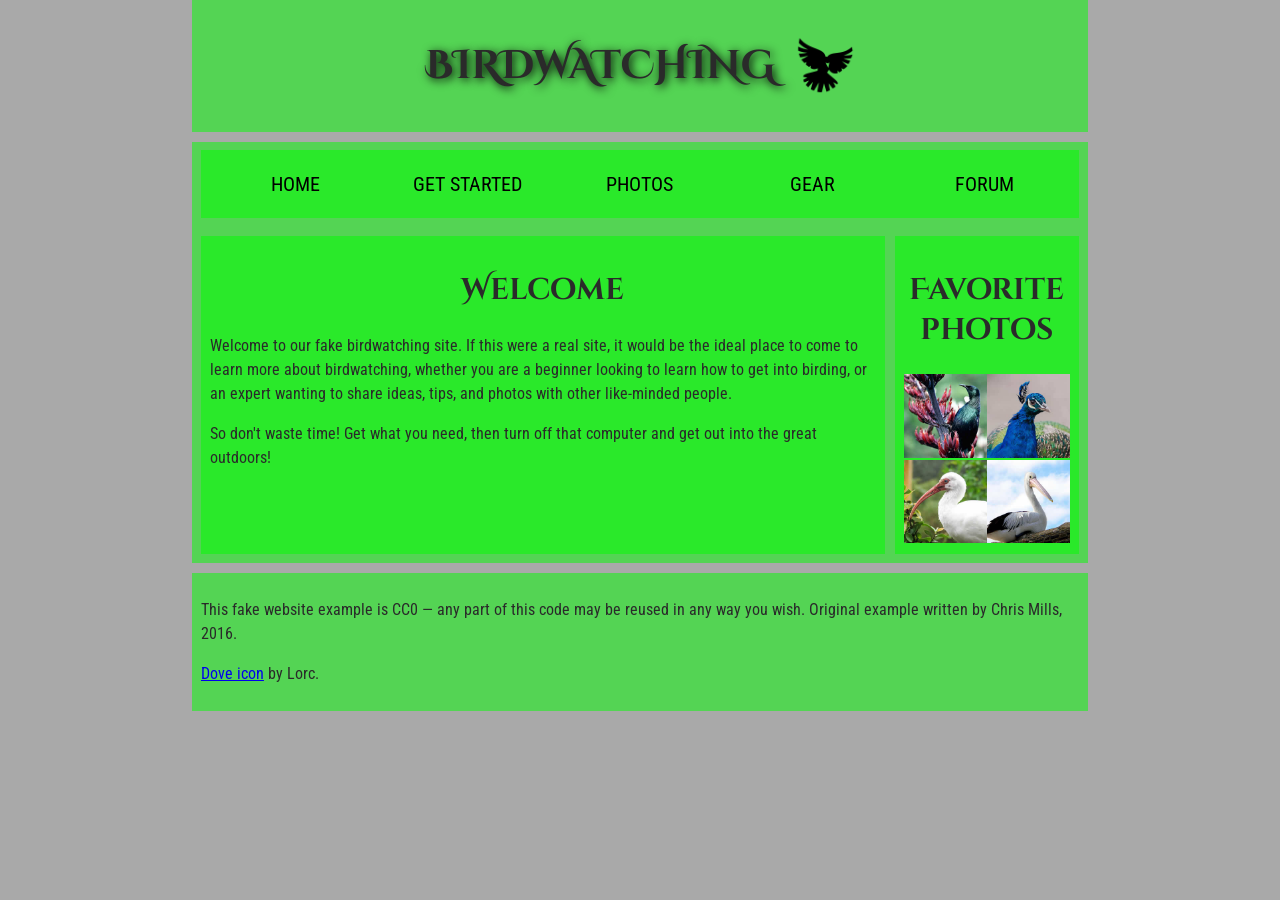
<file: wa/wa4/wa4.html>
<!doctype html>
<html lang="en">
  <head>
    <meta charset="utf-8" />
    <title>Birdwatching</title>
    <link
      href="https://fonts.googleapis.com/css?family=Roboto+Condensed:300%7CCinzel+Decorative:700"
      rel="stylesheet" />
    <link rel="stylesheet" href="wa4.css">
  </head>

  <body>
    <header>
        <h1>Birdwatching<img src="assets/dove.png" alt="logo"></h1>
    </header>
    <section>
        <nav>
            <ul>
                <li><a href="https://www.youtube.com/watch">Home</a></li>
                <li><a href="https://www.youtube.com/watch">Get started</a></li>
                <li><a href="https://www.youtube.com/watch">Photos</a></li>
                <li><a href="https://www.youtube.com/watch">Gear</a></li>
                <li><a href="https://www.youtube.com/watch">Forum</a></li>
            </ul>
        </nav>
    </section>
    <main>
        <article>
            <h2>Welcome</h2>

            <p>
                Welcome to our fake birdwatching site. If this were a real site, it
                would be the ideal place to come to learn more about birdwatching,
                whether you are a beginner looking to learn how to get into birding, or
                an expert wanting to share ideas, tips, and photos with other
                like-minded people.
            </p>

            <p>
                So don't waste time! Get what you need, then turn off that computer and
                get out into the great outdoors!
            </p>
        </article>
        <aside>
            <h2>Favorite photos</h2>
                
            <a href="assets/favorite-bird-1.jpg" target="_blank"><img src="assets/favorite-bird-1_th.jpg" alt="Fave Bird 1"></a>
            <a href="assets/favorite-bird-2.jpg" target="_blank"><img src="assets/favorite-bird-2_th.jpg" alt="Fave Bird 2"></a>
            <a href="assets/favorite-bird-3.jpg" target="_blank"><img src="assets/favorite-bird-3_th.jpg" alt="Fave Bird 3"></a>
            <a href="assets/favorite-bird-4.jpg" target="_blank"><img src="assets/favorite-bird-4_th.jpg" alt="Fave Bird 4"></a>
        </aside>
    </main>
    <footer>
        <p>
            This fake website example is CC0 — any part of this code may be reused
            in any way you wish. Original example written by Chris Mills, 2016.
        </p>

        <p>
            <a href="http://game-icons.net/lorc/originals/dove.html">Dove icon</a>
            by Lorc.
        </p>
    </footer>
  </body>
</html>
</file>
<file: ica/ica11/ica11.css>
html {
    height: 100%;
}
body {
    font-family: 'Courier New', Courier, monospace;
    font-weight: bold;
    background-image: linear-gradient(to bottom, rgb(152, 143, 233) 30%, rgb(142, 246, 250));
    display: flex;
    flex-direction: column;
    justify-content: center;
    align-content: flex-start;
    background-repeat: no-repeat;
    border: 2em solid black;
    box-sizing: border-box;
    height: 100vh;
    margin: 0;
    background-attachment: fixed;
}

div {
    display: flex;
    flex-direction: column;
    justify-content: center;
    margin: 1em;
    max-width: 30%;
    align-self: center;
    background-color: black;
    color: white;
    padding: 0.5em;
    top: auto;
}

div label {
    margin: 0.5em;
}

div input {
    font-family: 'Courier New', Courier, monospace;
    text-align: center;
    font-weight: bold;
    border: 1px solid white;
    border-radius: 4px;
    padding: 2px;
    margin: 0.5em;
}

div input:focus {
    outline: 2px solid rgb(142, 246, 250);
    outline-offset: 2px;
}

fieldset {
    display: grid;
    align-self: center;
    grid-template-columns: auto auto;
    justify-content: center;
    margin: 1em;
    width: fit-content;
    border-color: black;
    border-style: solid;
}

fieldset input:checked {
   accent-color: rgb(142, 246, 250);
}

fieldset input:hover {
   cursor: pointer;
}

label {
    margin: 0.25em;
}

.generate {
    background-color: white;
    font-family: 'Courier New', Courier, monospace;
    font-weight: bold;
    
    padding: 0.5em 1em;
    border: 2px solid black;
    border-radius: 4px;
    box-shadow: 2px 2px;
    margin: 1em;
    
    max-width: 30%;
    align-self: center;
}

.generate:hover {
    background-color: rgb(142, 246, 250);
    cursor:pointer;
}

.generate:active {
    transform: translate(2px, 2px);
    box-shadow: none;
}

.story {
    background-color: black;
    
    color: white;
    font-size: larger;
    font-weight: normal;
    font-family: Georgia, 'Times New Roman', Times, serif;
    line-height: 1.5em;
    
    padding: 1em;
    outline: 4px solid black;
    outline-offset: 4px;
    
    width: 30%;
    height: 34%;
    align-self: center;
}
</file>
<file: ica/ica12/ica12.css>
html {
    box-sizing: border-box;
  }
  
  *,
  *::before,
  *::after {
    box-sizing: inherit;
    margin: 0;
    padding: 0;
  }
  
  body {
    font-family: -apple-system, BlinkMacSystemFont, "Segoe UI", Roboto, Oxygen-Sans, Ubuntu, Cantarell, "Helvetica Neue", sans-serif;
    background-color: #c9bd95;
  }
  
  .app {
    position: absolute;
    top: 50%;
    left: 50%;
    transform: translate(-50%, -50%);
    width: 600px;
    background-color: white;
    border-radius: 5px;
    box-shadow: 0 2px 2px 0 rgba(0,0,0,.14), 0 3px 1px -2px rgba(0,0,0,.2), 0 1px 5px 0 rgba(0,0,0,.12);
  }
  
  header {
    width: 100%;
    font-size: 30px;
    text-align: center;
    padding: 10px;
    border-bottom: 1px solid #ebebeb;
  }
  
  .quotes {
    padding: 20px 50px;
    min-height: 200px;
  }
  
  .quote-text {
    padding-bottom: 20px;
    font-size: 25px;
    color: black;
  }
  
  .controls {
    width: 100%;
    padding: 20px 50px;
  }
  
  .button {
    display: block;
    color: white;
    border-radius: 4px;
    border: none;
    padding: 10px 20px;
    cursor: pointer;
    text-align: center;
    width: 100%;
    font-size: 20px;
    box-shadow: 0 2px 2px 0 rgba(0,0,0,.14), 0 3px 1px -2px rgba(0,0,0,.2), 0 1px 5px 0 rgba(0,0,0,.12);
  }
  
  .twitter {
    background-color: #1da1f2;
    text-decoration: none;
  }
  
  .twitter:hover {
    background-color: #1e7fbb;
  }
  
  .new-quote {
    background-color: #4A2B0F;
    margin-bottom: 15px;
  }
  
  .new-quote:hover {
    background-color: #6d3b0e;
  }
  
  .new-quote:disabled {
    background-color: #cccccc;
    color: #666666;
    cursor: not-allowed;
  }
  
  @media screen and (max-width: 600px) {
    .app {
      width: 100%;
    }
    .quote-text {
      font-size: 18px;
    }
  }
</file>
<file: ica/ica13/ica13.css>
html, body {
  margin: 0;
}

html {
  font-family: 'Helvetica Neue', Helvetica, Arial, sans-serif;
  height: 100%;
}

body {
  overflow: hidden;
  height: inherit;
}

h1 {
  font-size: 2rem;
  letter-spacing: -1px;
  position: absolute;
  margin: 0;
  top: -4px;
  right: 5px;

  color: transparent;
  text-shadow: 0 0 4px white;
}
</file>
<file: ica/ica5/ica5.css>
/* || General setup */

html, body {
  margin: 0;
  padding: 0;
}

html {
  font-size: 10px;
  background-color: #dde;
}

body {
  width: 80%;
  min-width: 1024px;
  margin: 0 auto;
}

/* || typography */

h1, h2, h3 {
  font-family: 'Sonsie One', cursive;
  color: #2a2a2a;
}

p, input, li, table, label {
  font-family: 'Open Sans Condensed', sans-serif;
  color: #2a2a2a;
}

h1 {
  font-size: 4rem;
  text-align: center;
  color: white;
  text-shadow: 2px 2px 10px black;
}

h2 {
  font-size: 3rem;
  text-align: center;
}

h3 {
  font-size: 2.2rem;
}

p, li, table {
  font-size: 1.6rem;
  line-height: 1.5;
}

/* || header layout */

nav, article, footer, .secondary {
  background-color: white;
}

article, footer, .secondary {
  padding: 10px 30px;
}

article {
  margin-right: 10px;
}

nav {
  height: 50px;
  background-color: ff80ff;
  display: flex;
  padding: 1% 0;
  margin-bottom: 10px;
}

nav ul {
  padding: 0;
  list-style-type: none;
  flex: 2;
  display: flex;
}

nav li {
  display: inline;
  text-align: center;
  flex: 1;
}

nav a {
  display: inline-block;
  font-size: 2rem;
  text-transform: uppercase;
  text-decoration: none;
  color: black;
}

nav .search {
  flex: 1;
  display: flex;
  align-items: center;
  height: 100%;
  padding: 0 2em;
}

.search input {
  font-size: 1.6rem;
  height: 32px;
}

.search input[type="search"] {
  flex: 3;
}

.search input[type="submit"] {
  flex: 1;
  margin-left: 1rem;
  background: #333;
  border: 0;
  color: white;
}

/* || main layout */

main {
  display: flex;
}

article {
  flex: 5;
}

.secondary {
  flex: 2;
}

footer {
  margin-top: 10px;
}

/* Table styling */

table {
  width: 100%;
  background-color: #dde;
  border-collapse: collapse;
}

th, td {
  padding: 10px;
}

td {
  text-align: center;
}

th[scope="col"] {
  border-bottom: 1px solid black;
}

tbody tr:nth-child(odd) {
  background-color: #def;
}

/* styling content images and audio */

img, audio {
  display: block;
  margin: 0 auto;
}

audio {
  width: 500px;
}

/* Comments styling */

.comments {
  background-color: #def;
  padding: 10px;
}

.show-hide {
  cursor: pointer;
}

.comments h2 {
  font-size: 2rem;
}

.comments h2:nth-of-type(2) {
  margin-bottom: 0;
}

.comment-form {
  margin-bottom: 3rem;
}

.comment-form .flex-pair {
  display: flex;
  padding: 0 3rem 1rem;
}

.comment-form label {
  align-self: center;
  flex: 2;
  text-align: right;
}

.comment-form input {
  margin-left: 1rem;
  flex: 6;
}

.show-hide {
  text-align: center;
  width: 150px;
}

.comment-form input, .comment-form label, .show-hide {
  font-size: 1.6rem;
  line-height: 32px;
}

.comment-form input[type="submit"], .show-hide {
  background: #333;
  border: 0;
  color: white;
}

.comment-form input[type="submit"] {
  width: 30%;
  display: block;
  margin: 0 auto;
}

.comment-container {
  margin-top: 0;
}

.comment-container li {
  list-style-type: none;
  display: flex;
}

.comment-container li p:nth-child(1) {
  flex: 1;
  font-weight: bold;
}

.comment-container li p:nth-child(2) {
  flex: 5;
}
</file>
<file: ica/ica7/ica7.css>
body {
    background-color: #fff;
    color: #333;
    font-family: Arial, Helvetica, sans-serif;
    padding: 1em;
    margin: 0;
}

h1 {
    color: hotpink;
    font-size: 2em;
    font-family: Georgia, "Times New Roman", Times, serif;
    border-bottom: 10px dotted purple;
}

h2 {
    font-size: 1.5em;
    font-style: italic;
}

ul {
    background-color: #eeeeee;
    border: 5px solid purple;
    padding: 20px 25px;
}

.job-title {
    color: #999999;
    font-weight: bold;
}

a:link,
a:visited {
    color: #fb6542;
}

a:hover {
    color: green;
    text-decoration: none;
}
</file>
<file: wa/wa4/wa4.css>
/* || General setup */

body {
  margin: 0;
}

html {
  font-size: 10px;
  background-color: darkgrey;
}

body {
  width: 70%;
  min-width: 800px;
  margin: 0 auto;
}

/* || typography */

h1,
h2 {
  font-family: "Cinzel Decorative", cursive;
  color: #2a2a2a;
}

p,
li {
  font-family: "Roboto Condensed", sans-serif;
  color: #2a2a2a;
}

h1 {
  font-size: 4rem;
  text-align: center;
  text-shadow: 2px 2px 10px black;
}

h2 {
  font-size: 3rem;
  text-align: center;
}

p,
li {
  font-size: 1.6rem;
  line-height: 1.5;
}

/* || header layout */

header {
  margin-bottom: 10px;
}

main,
header,
nav,
article,
aside,
footer,
section {
  background-color: #00ff0080;
  padding: 1%;
}

h1 {
  text-transform: uppercase;
  display: flex;
  align-items: center;
  justify-content: center;
  gap: 20px;
}

header img {
  height: 60px;
}

nav ul {
  padding: 0;
  list-style-type: none;
  display: flex;
}

nav li {
  text-align: center;
  flex: 1;
}

nav a {
  font-size: 2rem;
  text-transform: uppercase;
  text-decoration: none;
  color: black;
}

nav a:hover,
nav a:focus {
  color: red;
}

/* || main layout */

main {
  display: flex;
  gap: 10px;
}

article {
  flex: 4;
}

aside {
  flex: 1;
}

aside a {
  display: block;
  float: left;
  width: 50%;
}

aside img {
  max-width: 100%;
}

footer {
  margin-top: 10px;
}
</file>
